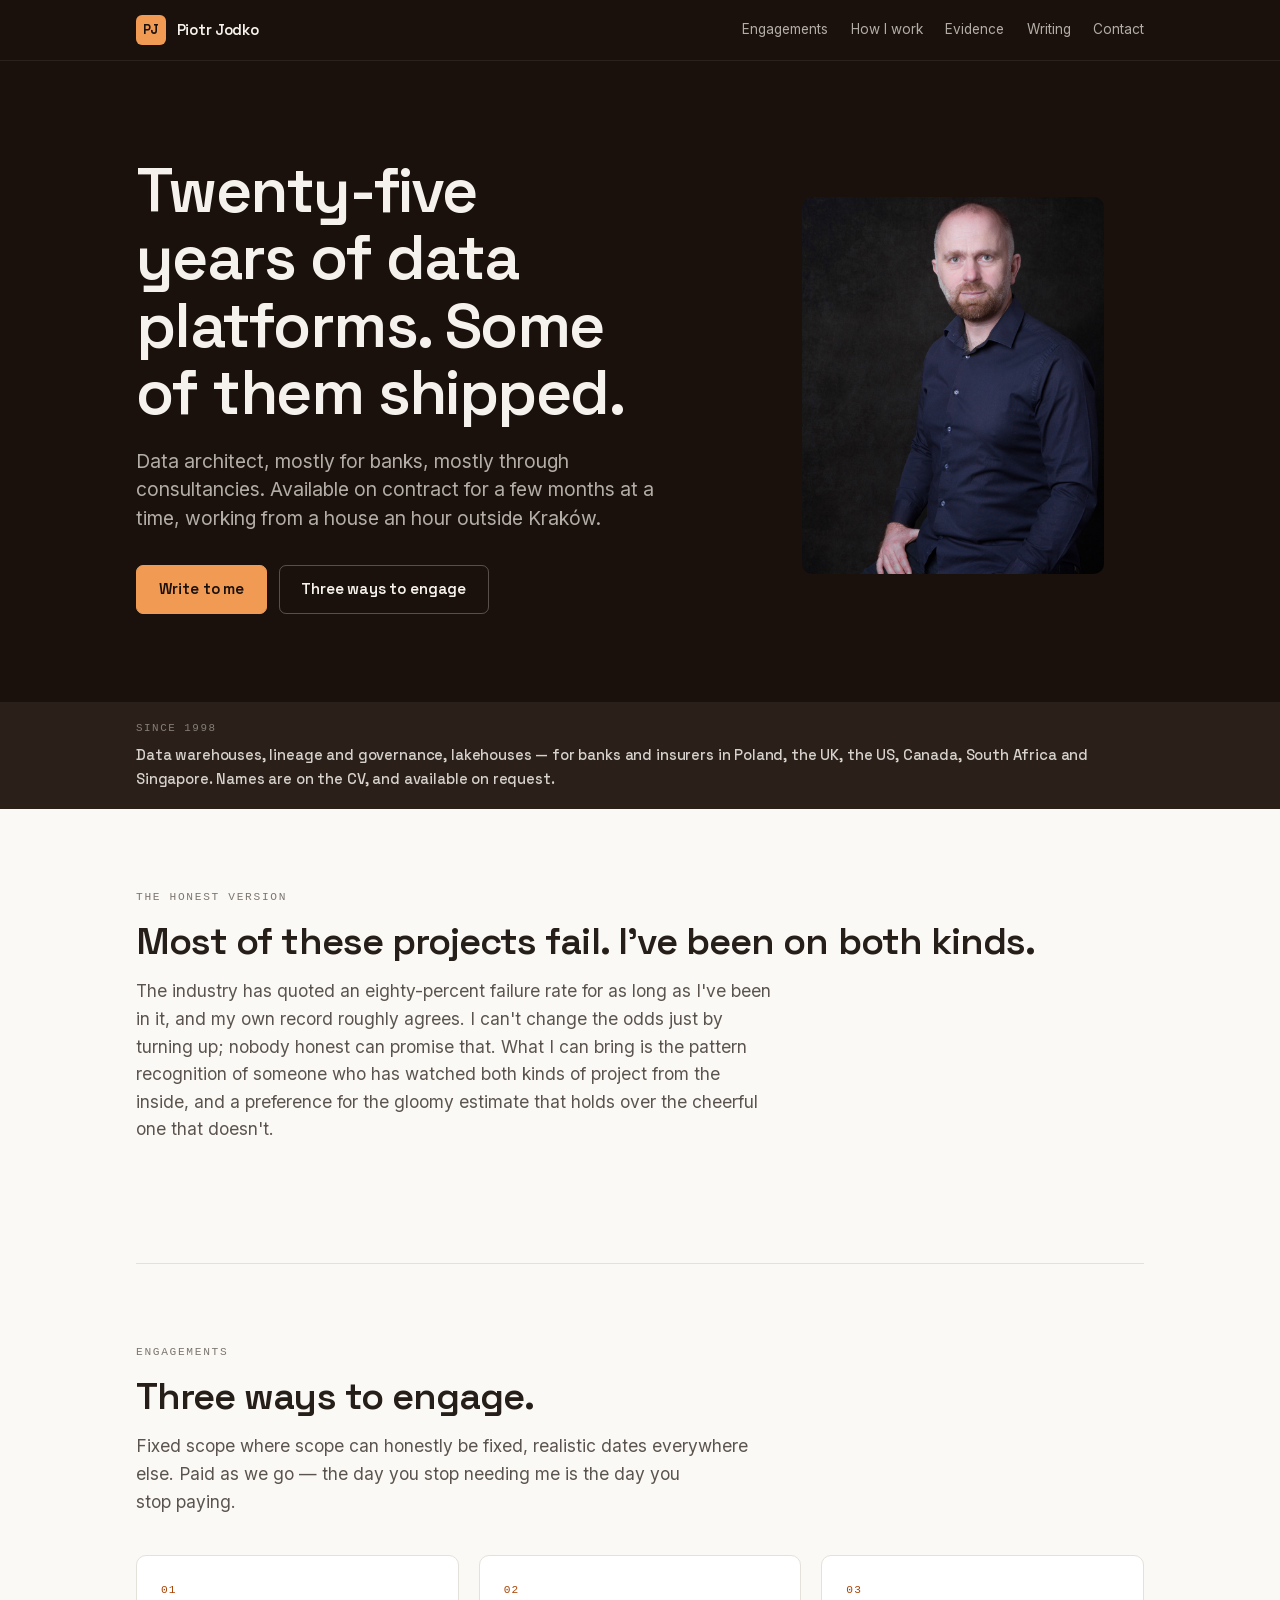
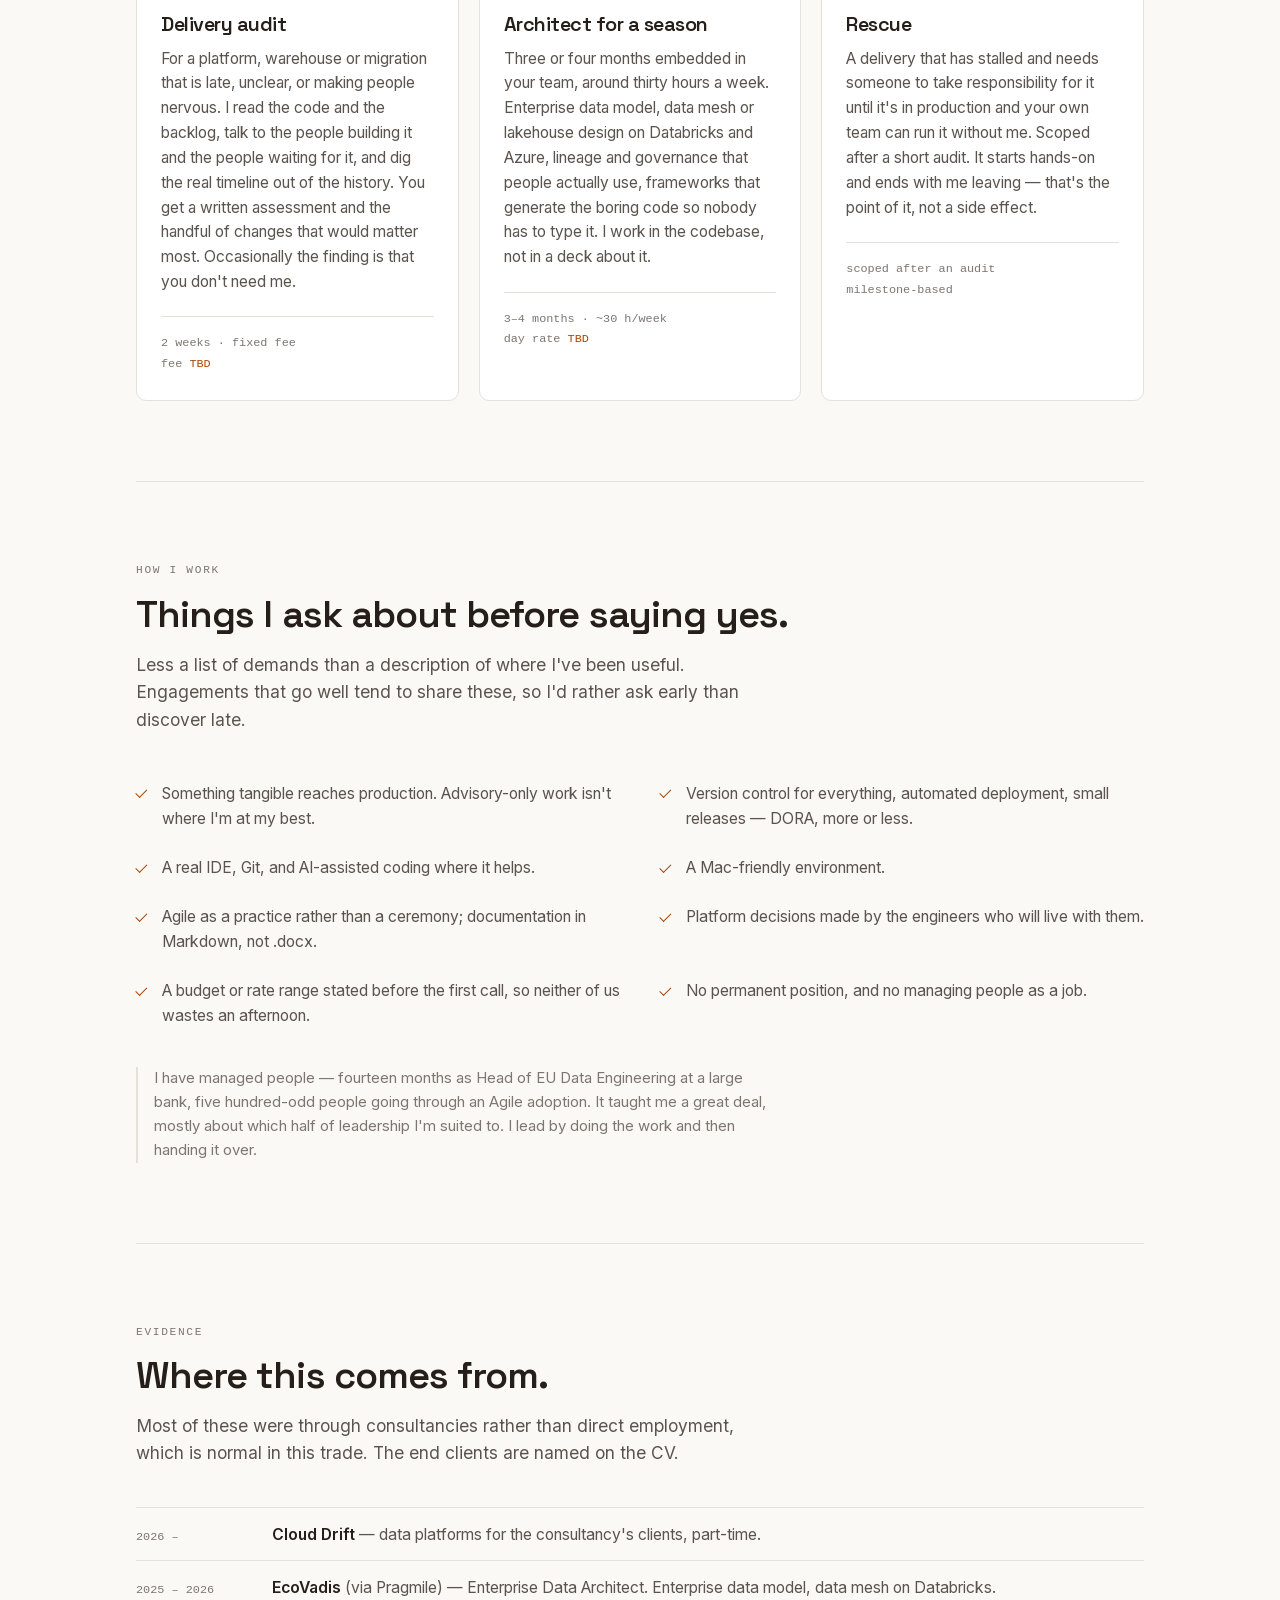
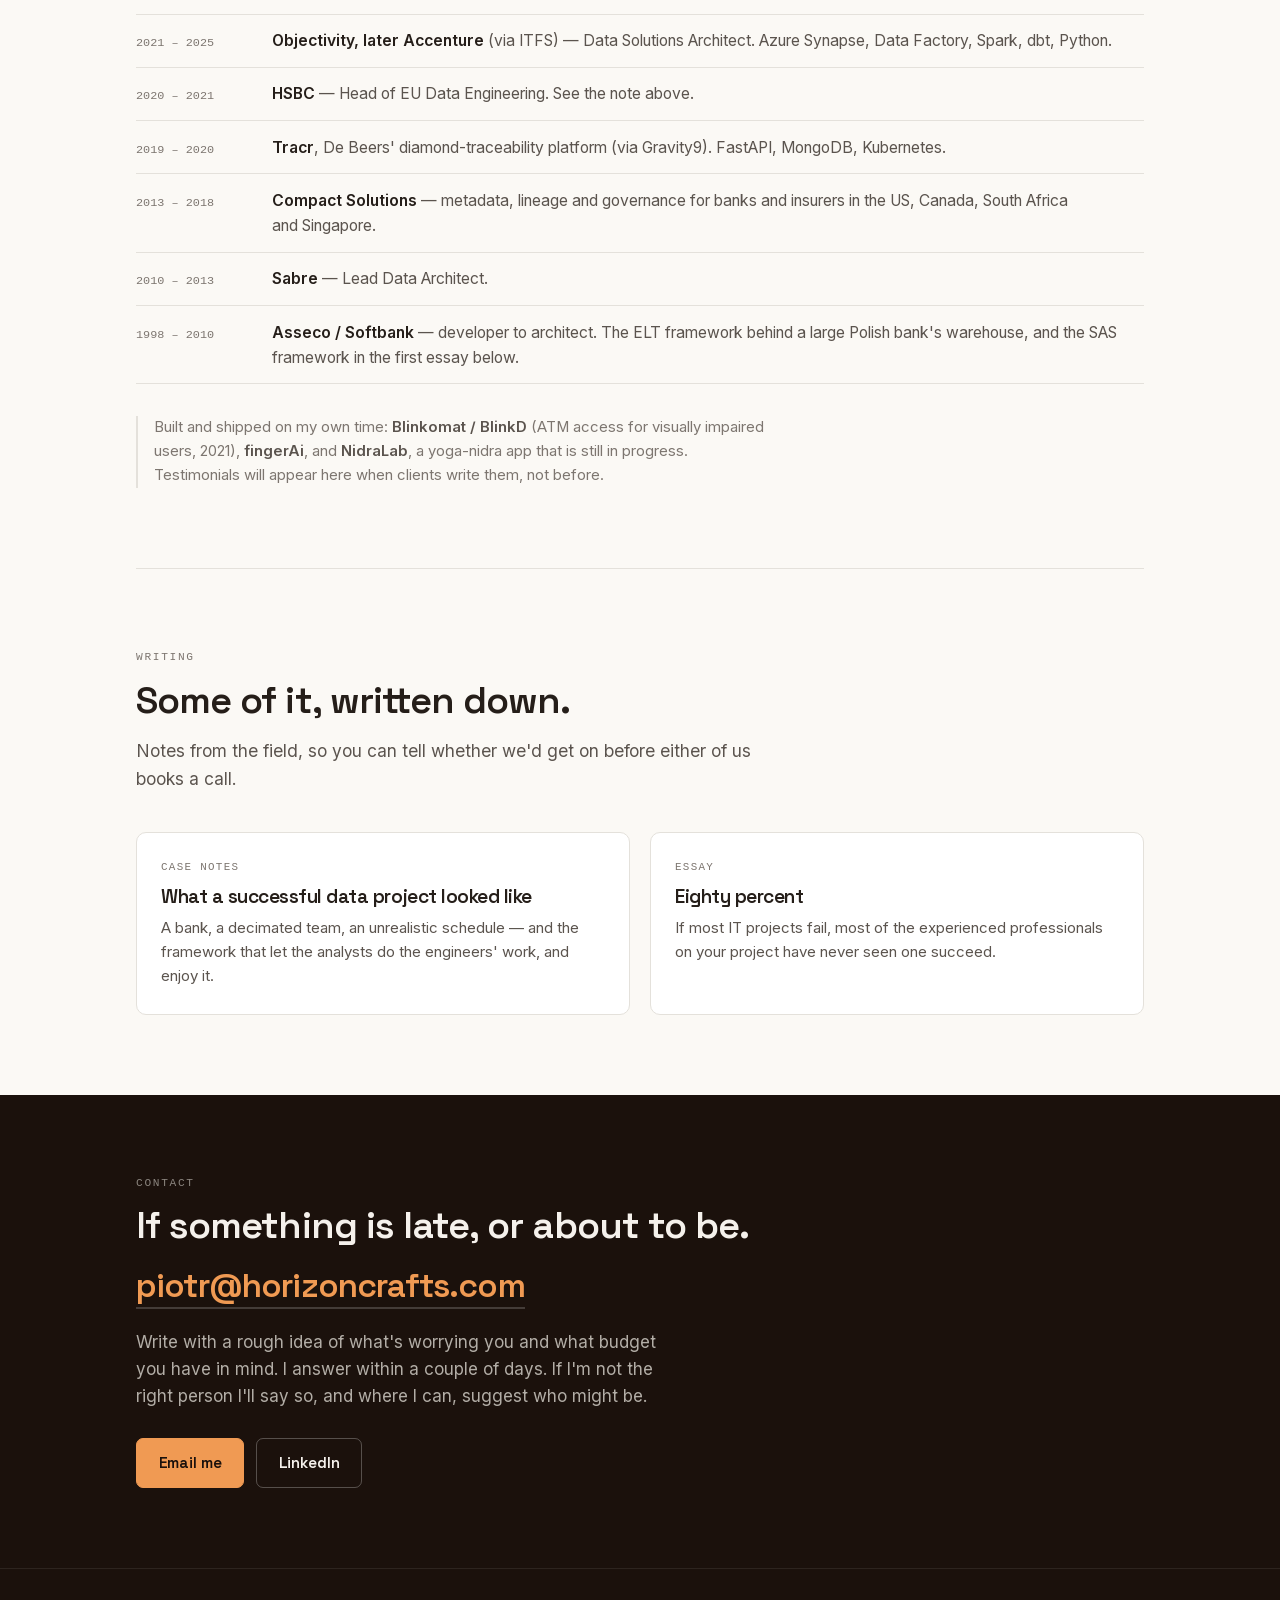
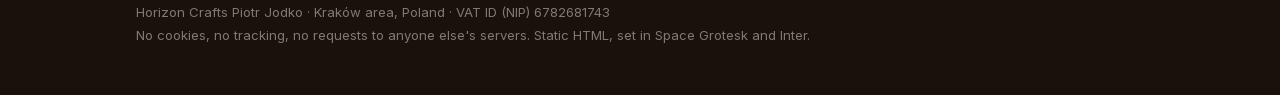
<file: index.html>
<!doctype html>
<html lang="en">
<head>
<meta charset="utf-8">
<meta name="viewport" content="width=device-width, initial-scale=1">
<title>Piotr Jodko — data architect, on contract</title>
<meta name="description" content="Data architect, twenty-five years, mostly for banks and mostly through consultancies. Available on contract for a few months at a time, remote from Poland.">
<link rel="stylesheet" href="style.css">
</head>
<body>

<header class="bar">
  <div class="wrap">
    <a class="mark" href="/">
      <span class="glyph">PJ</span>
      <span class="who">Piotr Jodko</span>
    </a>
    <nav>
      <a href="#offers">Engagements</a>
      <a href="#how">How I work</a>
      <a href="#evidence">Evidence</a>
      <a href="#writing">Writing</a>
      <a href="#contact">Contact</a>
    </nav>
  </div>
</header>

<div class="hero has-portrait">
  <div class="wrap">
    <div>
      <h1>Twenty-five years of data platforms. Some of them shipped.</h1>
      <p class="lede">
        Data architect, mostly for banks, mostly through consultancies. Available on contract for a few months at a time, working from a house an hour outside Kraków.
      </p>
      <div class="btns">
        <a class="btn btn-primary" href="#contact">Write to me</a>
        <a class="btn btn-ghost" href="#offers">Three ways to engage</a>
      </div>
    </div>
    <figure class="portrait">
      <img src="img/portrait.jpg" alt="Piotr Jodko" width="960" height="1200">
    </figure>
  </div>
</div>

<div class="proof">
  <div class="wrap">
    <span class="tag">Since 1998</span>
    <span class="names">Data warehouses, lineage and governance, lakehouses — for banks and insurers in Poland, the UK, the US, Canada, South Africa and Singapore. Names are on the CV, and available on request.</span>
  </div>
</div>

<main class="wrap">

  <section id="pitch">
    <p class="eyebrow">The honest version</p>
    <h2>Most of these projects fail. I've been on both kinds.</h2>
    <p class="sub">
      The industry has quoted an eighty-percent failure rate for as long as I've been in it, and my own record roughly agrees. I can't change the odds just by turning up; nobody honest can promise that. What I can bring is the pattern recognition of someone who has watched both kinds of project from the inside, and a preference for the gloomy estimate that holds over the cheerful one that doesn't.
    </p>
  </section>

  <section id="offers">
    <p class="eyebrow">Engagements</p>
    <h2>Three ways to engage.</h2>
    <p class="sub">Fixed scope where scope can honestly be fixed, realistic dates everywhere else. Paid as we go — the day you stop needing me is the day you stop paying.</p>

    <div class="cards">
      <div class="card">
        <div class="n">01</div>
        <h3>Delivery audit</h3>
        <p>For a platform, warehouse or migration that is late, unclear, or making people nervous. I read the code and the backlog, talk to the people building it and the people waiting for it, and dig the real timeline out of the history. You get a written assessment and the handful of changes that would matter most. Occasionally the finding is that you don't need me.</p>
        <p class="terms">2 weeks · fixed fee<br>fee <em>TBD</em></p>
      </div>
      <div class="card">
        <div class="n">02</div>
        <h3>Architect for a season</h3>
        <p>Three or four months embedded in your team, around thirty hours a week. Enterprise data model, data mesh or lakehouse design on Databricks and Azure, lineage and governance that people actually use, frameworks that generate the boring code so nobody has to type it. I work in the codebase, not in a deck about it.</p>
        <p class="terms">3–4 months · ~30 h/week<br>day rate <em>TBD</em></p>
      </div>
      <div class="card">
        <div class="n">03</div>
        <h3>Rescue</h3>
        <p>A delivery that has stalled and needs someone to take responsibility for it until it's in production and your own team can run it without me. Scoped after a short audit. It starts hands-on and ends with me leaving — that's the point of it, not a side effect.</p>
        <p class="terms">scoped after an audit<br>milestone-based</p>
      </div>
    </div>
  </section>

  <section id="how">
    <p class="eyebrow">How I work</p>
    <h2>Things I ask about before saying yes.</h2>
    <p class="sub">Less a list of demands than a description of where I've been useful. Engagements that go well tend to share these, so I'd rather ask early than discover late.</p>
    <ul class="two-col">
      <li>Something tangible reaches production. Advisory-only work isn't where I'm at my best.</li>
      <li>Version control for everything, automated deployment, small releases — DORA, more or less.</li>
      <li>A real IDE, Git, and AI-assisted coding where it helps.</li>
      <li>A Mac-friendly environment.</li>
      <li>Agile as a practice rather than a ceremony; documentation in Markdown, not .docx.</li>
      <li>Platform decisions made by the engineers who will live with them.</li>
      <li>A budget or rate range stated before the first call, so neither of us wastes an afternoon.</li>
      <li>No permanent position, and no managing people as a job.</li>
    </ul>
    <p class="note">
      I have managed people — fourteen months as Head of EU Data Engineering at a large bank, five hundred-odd people going through an Agile adoption. It taught me a great deal, mostly about which half of leadership I'm suited to. I lead by doing the work and then handing it over.
    </p>
  </section>

  <section id="evidence">
    <p class="eyebrow">Evidence</p>
    <h2>Where this comes from.</h2>
    <p class="sub">Most of these were through consultancies rather than direct employment, which is normal in this trade. The end clients are named on the CV.</p>
    <ul class="tl">
      <li><span class="when">2026 –</span><span class="what"><b>Cloud Drift</b> — data platforms for the consultancy's clients, part-time.</span></li>
      <li><span class="when">2025 – 2026</span><span class="what"><b>EcoVadis</b> (via Pragmile) — Enterprise Data Architect. Enterprise data model, data mesh on Databricks.</span></li>
      <li><span class="when">2021 – 2025</span><span class="what"><b>Objectivity, later Accenture</b> (via ITFS) — Data Solutions Architect. Azure Synapse, Data Factory, Spark, dbt, Python.</span></li>
      <li><span class="when">2020 – 2021</span><span class="what"><b>HSBC</b> — Head of EU Data Engineering. See the note above.</span></li>
      <li><span class="when">2019 – 2020</span><span class="what"><b>Tracr</b>, De Beers' diamond-traceability platform (via Gravity9). FastAPI, MongoDB, Kubernetes.</span></li>
      <li><span class="when">2013 – 2018</span><span class="what"><b>Compact Solutions</b> — metadata, lineage and governance for banks and insurers in the US, Canada, South Africa and Singapore.</span></li>
      <li><span class="when">2010 – 2013</span><span class="what"><b>Sabre</b> — Lead Data Architect.</span></li>
      <li><span class="when">1998 – 2010</span><span class="what"><b>Asseco / Softbank</b> — developer to architect. The ELT framework behind a large Polish bank's warehouse, and the SAS framework in the first essay below.</span></li>
    </ul>
    <p class="note">
      Built and shipped on my own time: <b>Blinkomat / BlinkD</b> (ATM access for visually impaired users, 2021), <b>fingerAi</b>, and <b>NidraLab</b>, a yoga-nidra app that is still in progress. Testimonials will appear here when clients write them, not before.
    </p>
  </section>

  <section id="writing">
    <p class="eyebrow">Writing</p>
    <h2>Some of it, written down.</h2>
    <p class="sub">Notes from the field, so you can tell whether we'd get on before either of us books a call.</p>
    <div class="posts">
      <a class="post" href="essays/what-a-successful-data-project-looked-like.html">
        <div class="kicker">Case notes</div>
        <h3>What a successful data project looked like</h3>
        <p>A bank, a decimated team, an unrealistic schedule — and the framework that let the analysts do the engineers' work, and enjoy it.</p>
      </a>
      <a class="post" href="essays/eighty-percent.html">
        <div class="kicker">Essay</div>
        <h3>Eighty percent</h3>
        <p>If most IT projects fail, most of the experienced professionals on your project have never seen one succeed.</p>
      </a>
    </div>
  </section>

</main>

<div class="contact" id="contact">
  <section class="wrap">
    <p class="eyebrow">Contact</p>
    <h2>If something is late, or about to be.</h2>
    <p class="mail"><a href="mailto:piotr@horizoncrafts.com">piotr@horizoncrafts.com</a></p>
    <p>Write with a rough idea of what's worrying you and what budget you have in mind. I answer within a couple of days. If I'm not the right person I'll say so, and where I can, suggest who might be.</p>
    <div class="btns">
      <a class="btn btn-primary" href="mailto:piotr@horizoncrafts.com">Email me</a>
      <a class="btn btn-ghost" href="https://www.linkedin.com/in/piotrjodko/">LinkedIn</a>
    </div>
  </section>
</div>

<footer>
  <div class="wrap">
    <p>Horizon Crafts Piotr Jodko · Kraków area, Poland · VAT ID (NIP) 6782681743</p>
    <p>No cookies, no tracking, no requests to anyone else's servers. Static HTML, set in Space Grotesk and Inter.</p>
  </div>
</footer>

</body>
</html>
</file>
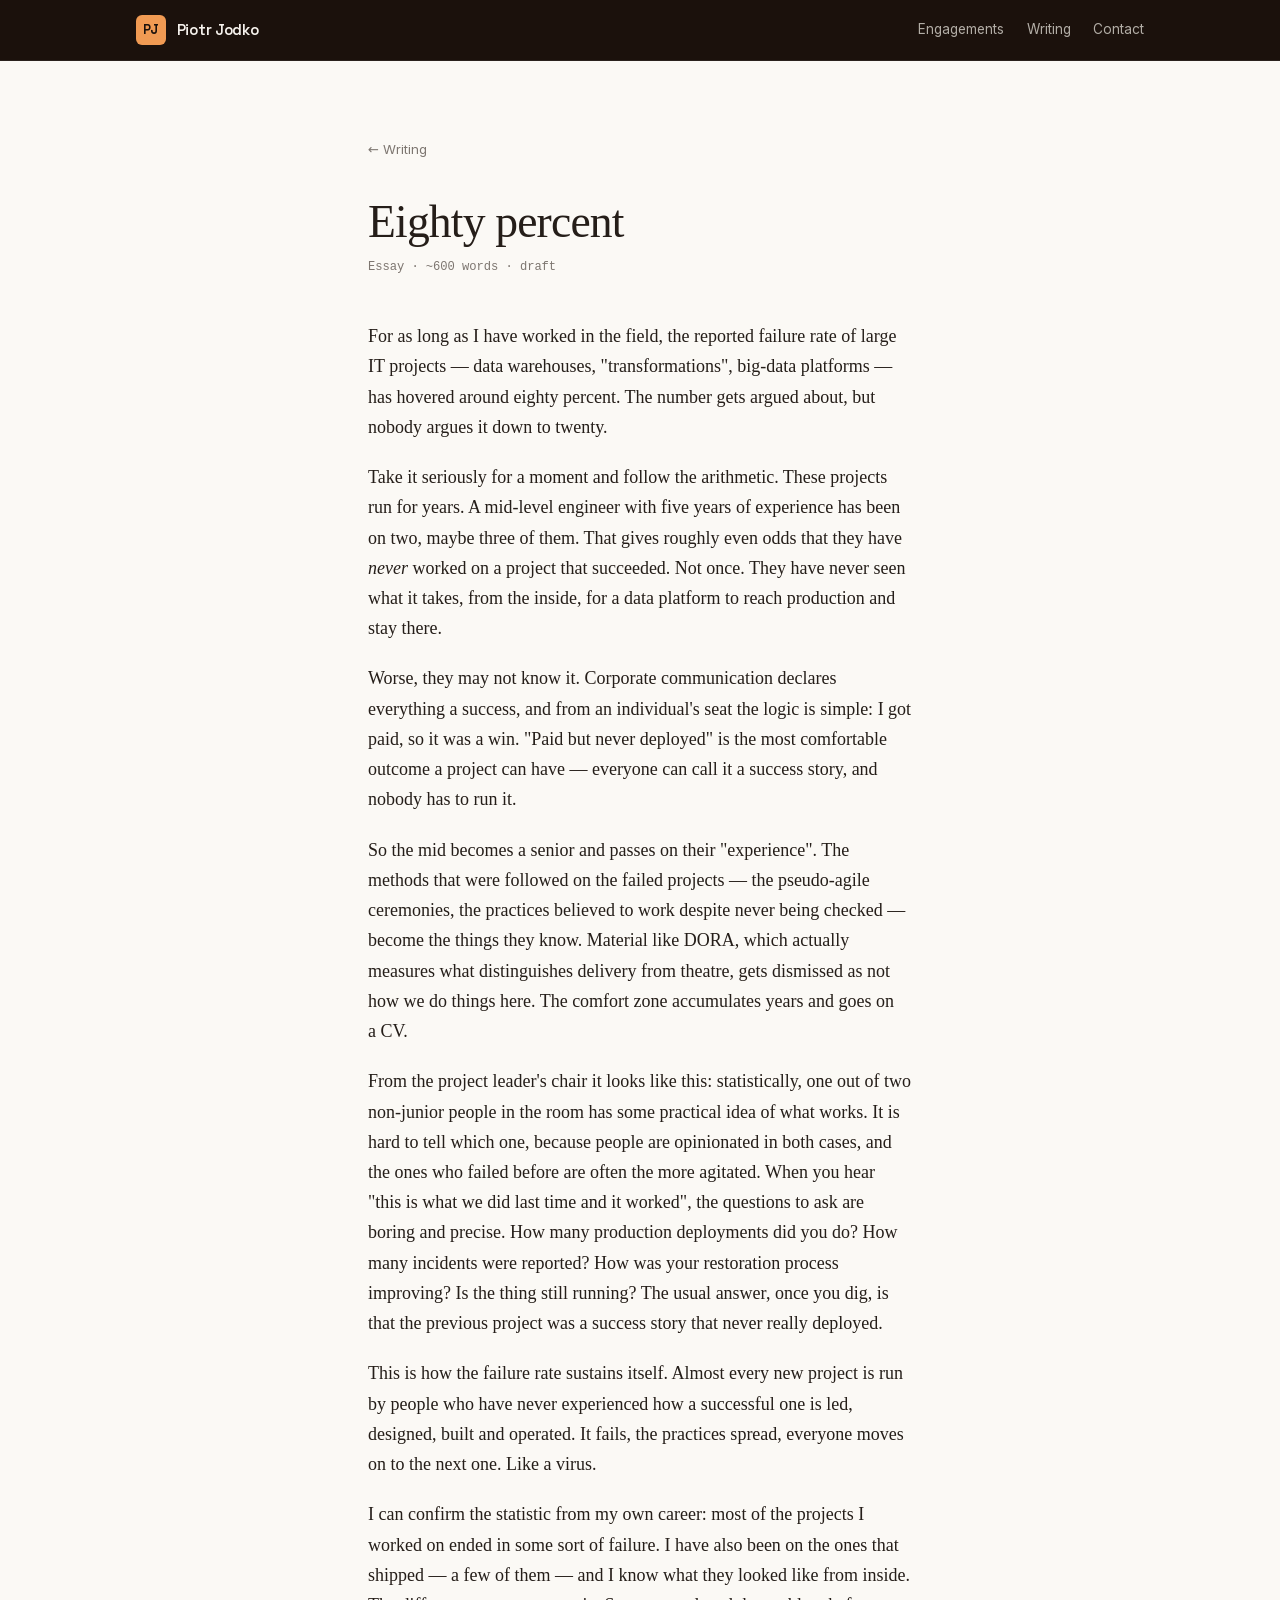
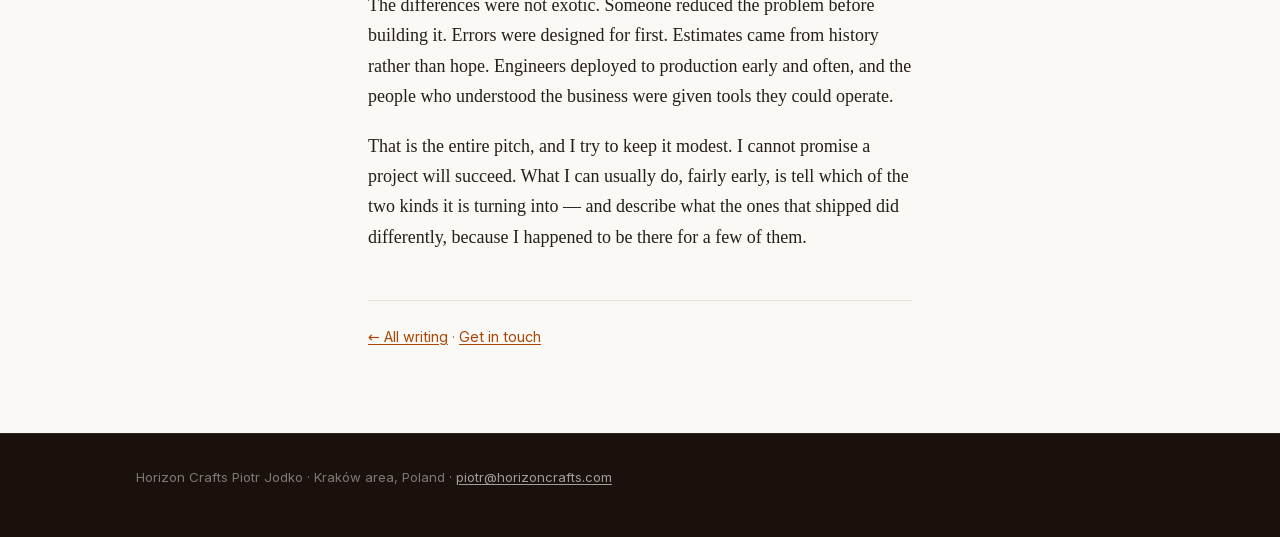
<file: essays/eighty-percent.html>
<!doctype html>
<html lang="en">
<head>
<meta charset="utf-8">
<meta name="viewport" content="width=device-width, initial-scale=1">
<title>Eighty percent — Piotr Jodko</title>
<meta name="description" content="If most IT projects fail, most of the experienced professionals on your project have never seen one succeed.">
<link rel="stylesheet" href="../style.css">
</head>
<body>

<header class="bar">
  <div class="wrap">
    <a class="mark" href="../">
      <span class="glyph">PJ</span>
      <span class="who">Piotr Jodko</span>
    </a>
    <nav>
      <a href="../#offers">Engagements</a>
      <a href="../#writing">Writing</a>
      <a href="../#contact">Contact</a>
    </nav>
  </div>
</header>

<main class="essay">
<article>

  <a class="crumb" href="../#writing">← Writing</a>

  <h1>Eighty percent</h1>
  <p class="meta">Essay · ~600 words · draft</p>

  <p>
    For as long as I have worked in the field, the reported failure rate of large IT projects — data warehouses, "transformations", big-data platforms — has hovered around eighty percent. The number gets argued about, but nobody argues it down to twenty.
  </p>

  <p>
    Take it seriously for a moment and follow the arithmetic. These projects run for years. A mid-level engineer with five years of experience has been on two, maybe three of them. That gives roughly even odds that they have <em>never</em> worked on a project that succeeded. Not once. They have never seen what it takes, from the inside, for a data platform to reach production and stay there.
  </p>

  <p>
    Worse, they may not know it. Corporate communication declares everything a success, and from an individual's seat the logic is simple: I got paid, so it was a win. "Paid but never deployed" is the most comfortable outcome a project can have — everyone can call it a success story, and nobody has to run it.
  </p>

  <p>
    So the mid becomes a senior and passes on their "experience". The methods that were followed on the failed projects — the pseudo-agile ceremonies, the practices believed to work despite never being checked — become the things they know. Material like DORA, which actually measures what distinguishes delivery from theatre, gets dismissed as not how we do things here. The comfort zone accumulates years and goes on a CV.
  </p>

  <p>
    From the project leader's chair it looks like this: statistically, one out of two non-junior people in the room has some practical idea of what works. It is hard to tell which one, because people are opinionated in both cases, and the ones who failed before are often the more agitated. When you hear "this is what we did last time and it worked", the questions to ask are boring and precise. How many production deployments did you do? How many incidents were reported? How was your restoration process improving? Is the thing still running? The usual answer, once you dig, is that the previous project was a success story that never really deployed.
  </p>

  <p>
    This is how the failure rate sustains itself. Almost every new project is run by people who have never experienced how a successful one is led, designed, built and operated. It fails, the practices spread, everyone moves on to the next one. Like a virus.
  </p>

  <p>
    I can confirm the statistic from my own career: most of the projects I worked on ended in some sort of failure. I have also been on the ones that shipped — a few of them — and I know what they looked like from inside. The differences were not exotic. Someone reduced the problem before building it. Errors were designed for first. Estimates came from history rather than hope. Engineers deployed to production early and often, and the people who understood the business were given tools they could operate.
  </p>

  <p>
    That is the entire pitch, and I try to keep it modest. I cannot promise a project will succeed. What I can usually do, fairly early, is tell which of the two kinds it is turning into — and describe what the ones that shipped did differently, because I happened to be there for a few of them.
  </p>

  <p class="end"><a href="../#writing">← All writing</a> · <a href="../#contact">Get in touch</a></p>

</article>
</main>

<footer>
  <div class="wrap">
    <p>Horizon Crafts Piotr Jodko · Kraków area, Poland · <a href="mailto:piotr@horizoncrafts.com">piotr@horizoncrafts.com</a></p>
  </div>
</footer>

</body>
</html>
</file>
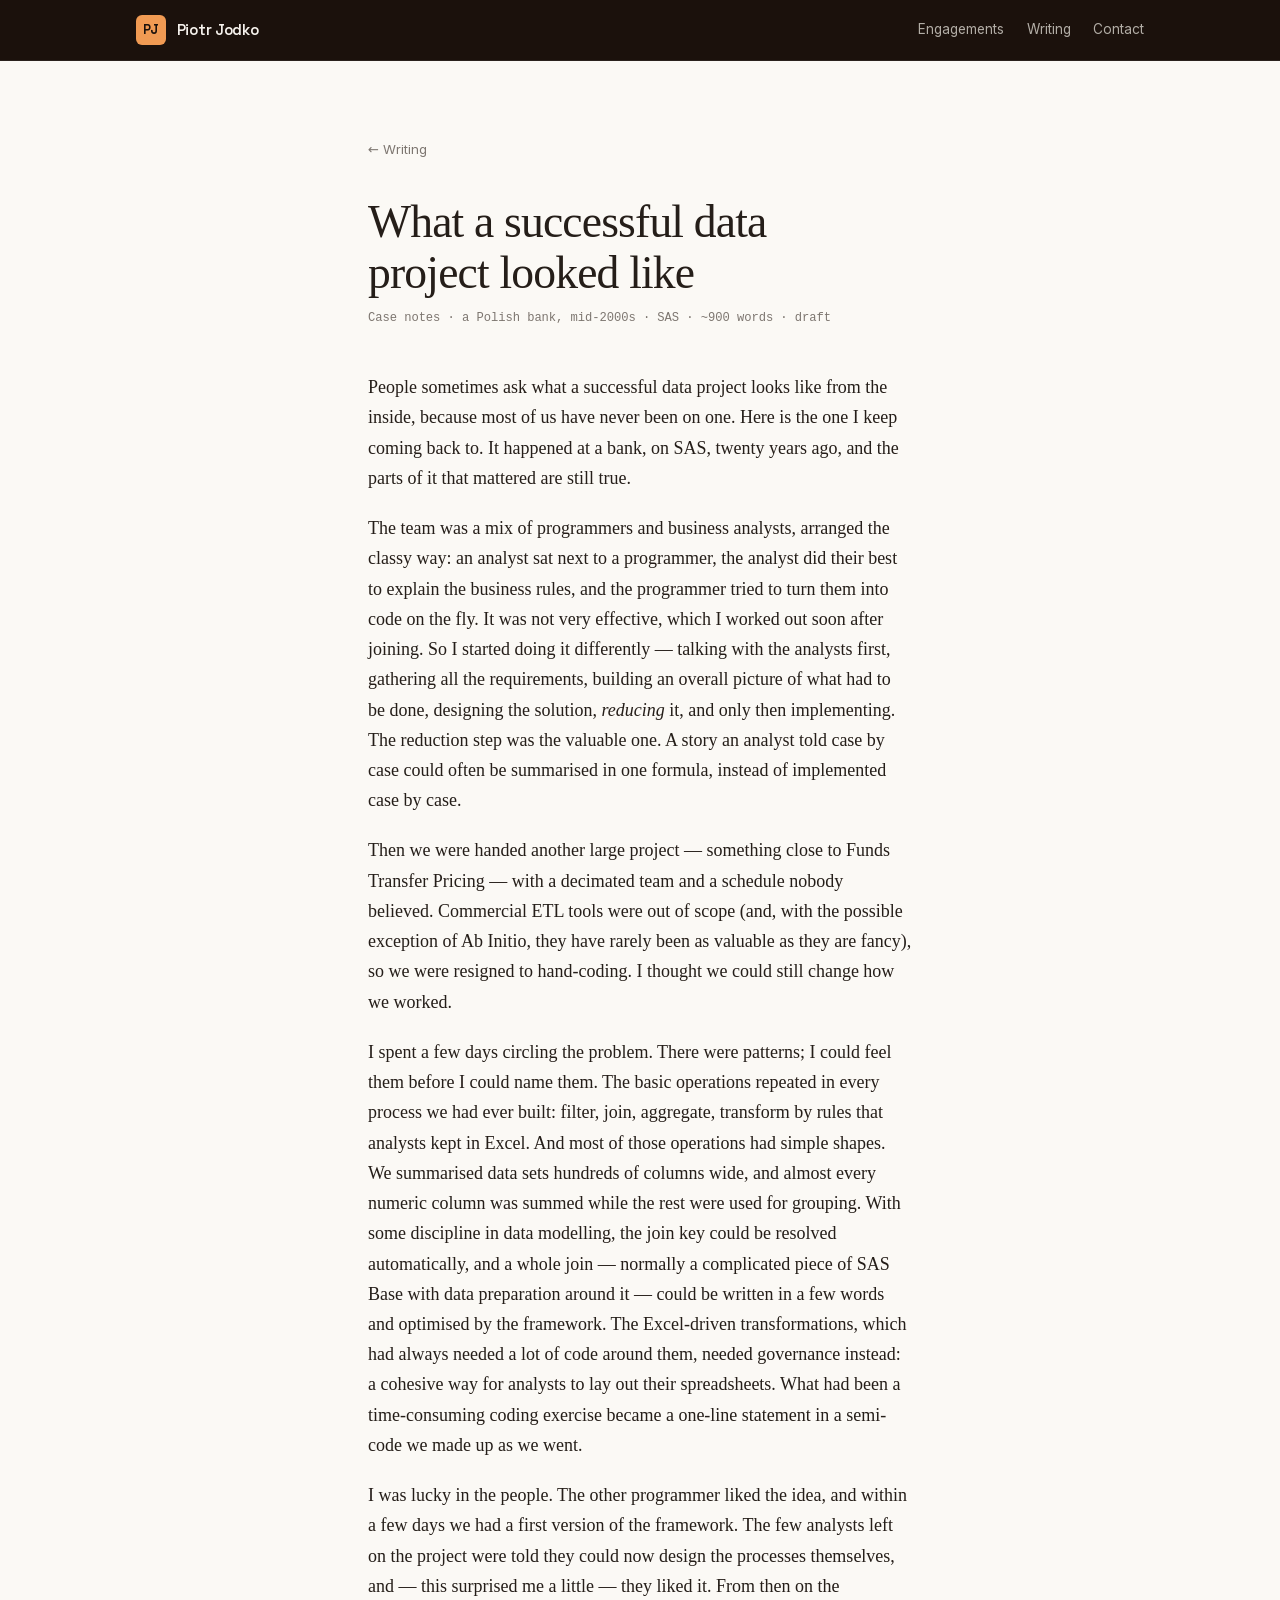
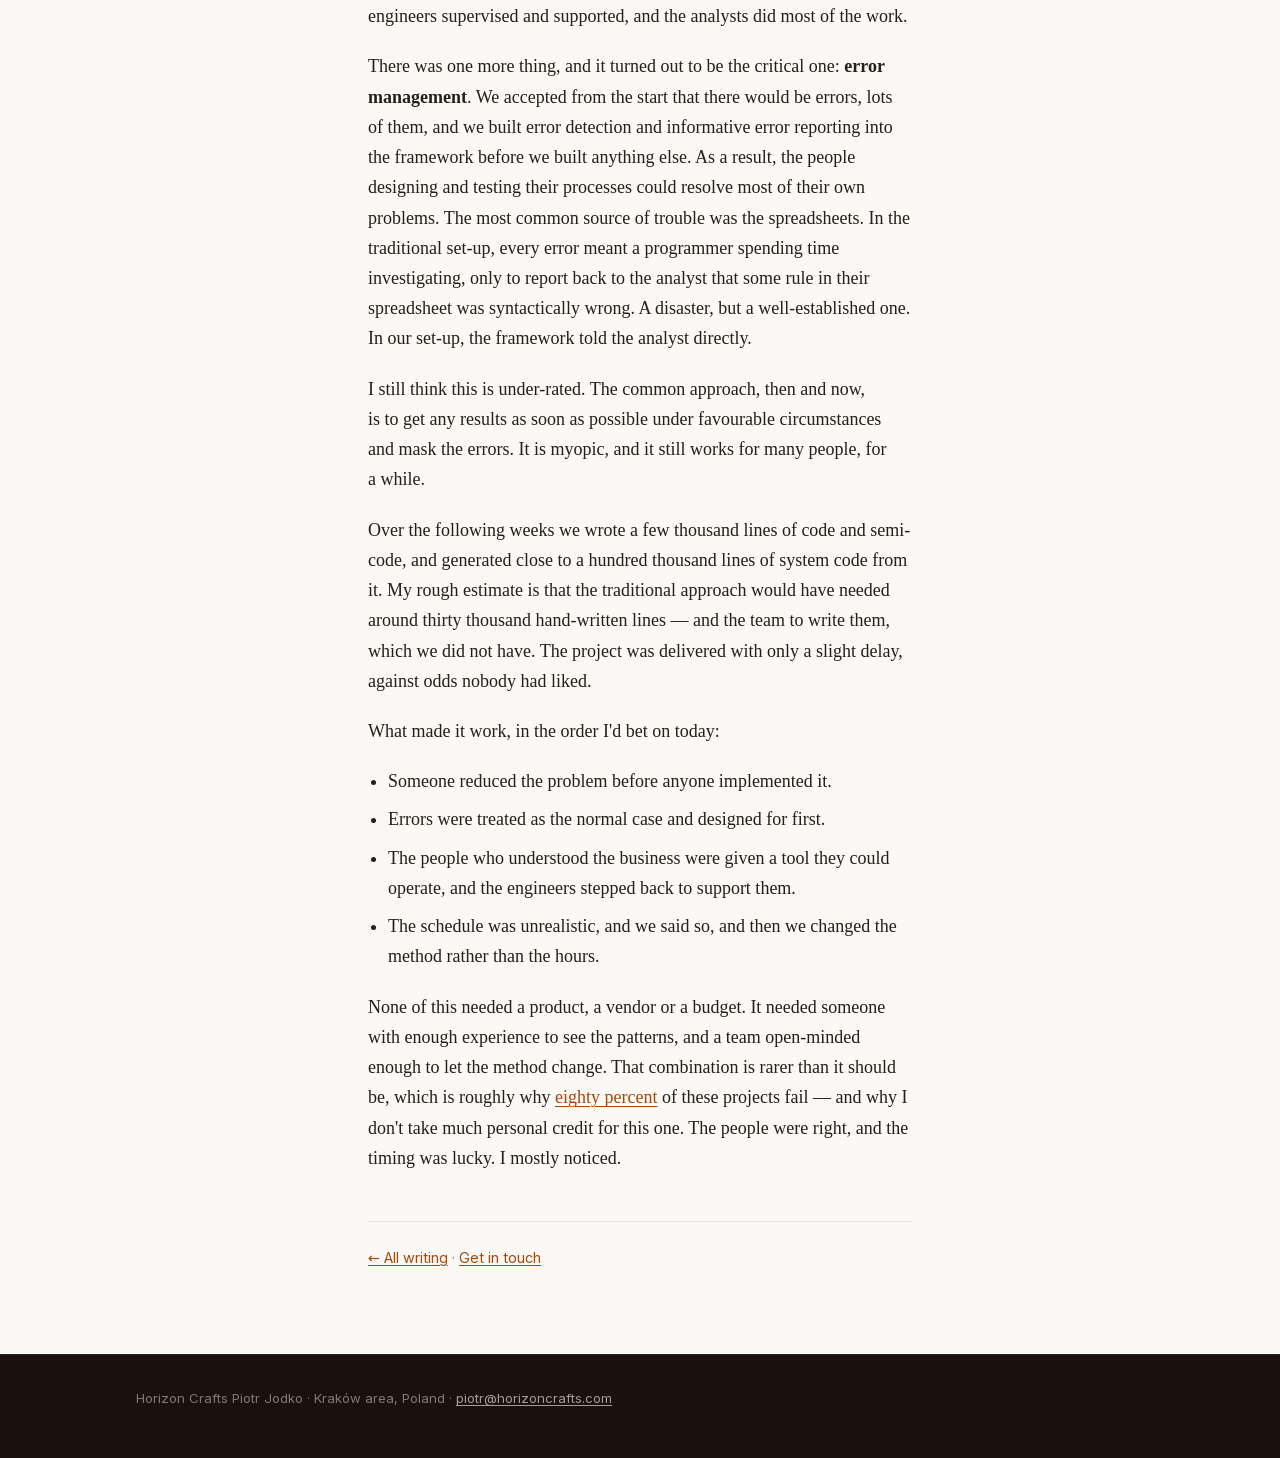
<file: essays/what-a-successful-data-project-looked-like.html>
<!doctype html>
<html lang="en">
<head>
<meta charset="utf-8">
<meta name="viewport" content="width=device-width, initial-scale=1">
<title>What a successful data project looked like — Piotr Jodko</title>
<meta name="description" content="A bank, a decimated team, an unrealistic schedule — and the framework that let the analysts do the engineers' work, and enjoy it.">
<link rel="stylesheet" href="../style.css">
</head>
<body>

<header class="bar">
  <div class="wrap">
    <a class="mark" href="../">
      <span class="glyph">PJ</span>
      <span class="who">Piotr Jodko</span>
    </a>
    <nav>
      <a href="../#offers">Engagements</a>
      <a href="../#writing">Writing</a>
      <a href="../#contact">Contact</a>
    </nav>
  </div>
</header>

<main class="essay">
<article>

  <a class="crumb" href="../#writing">← Writing</a>

  <h1>What a successful data project looked like</h1>
  <p class="meta">Case notes · a Polish bank, mid-2000s · SAS · ~900 words · draft</p>

  <p>
    People sometimes ask what a successful data project looks like from the inside, because most of us have never been on one. Here is the one I keep coming back to. It happened at a bank, on SAS, twenty years ago, and the parts of it that mattered are still true.
  </p>

  <p>
    The team was a mix of programmers and business analysts, arranged the classy way: an analyst sat next to a programmer, the analyst did their best to explain the business rules, and the programmer tried to turn them into code on the fly. It was not very effective, which I worked out soon after joining. So I started doing it differently — talking with the analysts first, gathering all the requirements, building an overall picture of what had to be done, designing the solution, <em>reducing</em> it, and only then implementing. The reduction step was the valuable one. A story an analyst told case by case could often be summarised in one formula, instead of implemented case by case.
  </p>

  <p>
    Then we were handed another large project — something close to Funds Transfer Pricing — with a decimated team and a schedule nobody believed. Commercial ETL tools were out of scope (and, with the possible exception of Ab Initio, they have rarely been as valuable as they are fancy), so we were resigned to hand-coding. I thought we could still change how we worked.
  </p>

  <p>
    I spent a few days circling the problem. There were patterns; I could feel them before I could name them. The basic operations repeated in every process we had ever built: filter, join, aggregate, transform by rules that analysts kept in Excel. And most of those operations had simple shapes. We summarised data sets hundreds of columns wide, and almost every numeric column was summed while the rest were used for grouping. With some discipline in data modelling, the join key could be resolved automatically, and a whole join — normally a complicated piece of SAS Base with data preparation around it — could be written in a few words and optimised by the framework. The Excel-driven transformations, which had always needed a lot of code around them, needed governance instead: a cohesive way for analysts to lay out their spreadsheets. What had been a time-consuming coding exercise became a one-line statement in a semi-code we made up as we went.
  </p>

  <p>
    I was lucky in the people. The other programmer liked the idea, and within a few days we had a first version of the framework. The few analysts left on the project were told they could now design the processes themselves, and — this surprised me a little — they liked it. From then on the engineers supervised and supported, and the analysts did most of the work.
  </p>

  <p>
    There was one more thing, and it turned out to be the critical one: <strong>error management</strong>. We accepted from the start that there would be errors, lots of them, and we built error detection and informative error reporting into the framework before we built anything else. As a result, the people designing and testing their processes could resolve most of their own problems. The most common source of trouble was the spreadsheets. In the traditional set-up, every error meant a programmer spending time investigating, only to report back to the analyst that some rule in their spreadsheet was syntactically wrong. A disaster, but a well-established one. In our set-up, the framework told the analyst directly.
  </p>

  <p>
    I still think this is under-rated. The common approach, then and now, is to get any results as soon as possible under favourable circumstances and mask the errors. It is myopic, and it still works for many people, for a while.
  </p>

  <p>
    Over the following weeks we wrote a few thousand lines of code and semi-code, and generated close to a hundred thousand lines of system code from it. My rough estimate is that the traditional approach would have needed around thirty thousand hand-written lines — and the team to write them, which we did not have. The project was delivered with only a slight delay, against odds nobody had liked.
  </p>

  <p>What made it work, in the order I'd bet on today:</p>

  <ul>
    <li>Someone reduced the problem before anyone implemented it.</li>
    <li>Errors were treated as the normal case and designed for first.</li>
    <li>The people who understood the business were given a tool they could operate, and the engineers stepped back to support them.</li>
    <li>The schedule was unrealistic, and we said so, and then we changed the method rather than the hours.</li>
  </ul>

  <p>
    None of this needed a product, a vendor or a budget. It needed someone with enough experience to see the patterns, and a team open-minded enough to let the method change. That combination is rarer than it should be, which is roughly why <a href="eighty-percent.html">eighty percent</a> of these projects fail — and why I don't take much personal credit for this one. The people were right, and the timing was lucky. I mostly noticed.
  </p>

  <p class="end"><a href="../#writing">← All writing</a> · <a href="../#contact">Get in touch</a></p>

</article>
</main>

<footer>
  <div class="wrap">
    <p>Horizon Crafts Piotr Jodko · Kraków area, Poland · <a href="mailto:piotr@horizoncrafts.com">piotr@horizoncrafts.com</a></p>
  </div>
</footer>

</body>
</html>
</file>
<file: style.css>
/* ============================================================
   horizoncrafts.com — one stylesheet for the landing page and
   the essays. Landing: Space Grotesk + Inter. Essays: a serif at
   a narrow measure, under the same header and footer.
   Fonts are self-hosted; no request ever leaves this domain.
   ============================================================ */

/* ---------- type: self-hosted, latin + latin-ext (Polish diacritics) ---------- */
@font-face{font-family:'Space Grotesk';font-style:normal;font-weight:400 700;font-display:swap;
  src:url(fonts/space-grotesk-latin.woff2) format('woff2');
  unicode-range:U+0000-00FF,U+0131,U+0152-0153,U+02BB-02BC,U+02C6,U+02DA,U+02DC,U+0304,U+0308,U+0329,U+2000-206F,U+20AC,U+2122,U+2191,U+2193,U+2212,U+2215,U+FEFF,U+FFFD;}
@font-face{font-family:'Space Grotesk';font-style:normal;font-weight:400 700;font-display:swap;
  src:url(fonts/space-grotesk-latin-ext.woff2) format('woff2');
  unicode-range:U+0100-02BA,U+02BD-02C5,U+02C7-02CC,U+02CE-02D7,U+02DD-02FF,U+0304,U+0308,U+0329,U+1D00-1DBF,U+1E00-1E9F,U+1EF2-1EFF,U+2020,U+20A0-20AB,U+20AD-20C0,U+2113,U+2C60-2C7F,U+A720-A7FF;}
@font-face{font-family:'InterVar';font-style:normal;font-weight:400 700;font-display:swap;
  src:url(fonts/inter-latin.woff2) format('woff2');
  unicode-range:U+0000-00FF,U+0131,U+0152-0153,U+02BB-02BC,U+02C6,U+02DA,U+02DC,U+0304,U+0308,U+0329,U+2000-206F,U+20AC,U+2122,U+2191,U+2193,U+2212,U+2215,U+FEFF,U+FFFD;}
@font-face{font-family:'InterVar';font-style:normal;font-weight:400 700;font-display:swap;
  src:url(fonts/inter-latin-ext.woff2) format('woff2');
  unicode-range:U+0100-02BA,U+02BD-02C5,U+02C7-02CC,U+02CE-02D7,U+02DD-02FF,U+0304,U+0308,U+0329,U+1D00-1DBF,U+1E00-1E9F,U+1EF2-1EFF,U+2020,U+20A0-20AB,U+20AD-20C0,U+2113,U+2C60-2C7F,U+A720-A7FF;}

/* ---------- tokens ---------- */
:root{
  color-scheme:light dark;

  /* the dark band used by header, hero, contact, footer — same in both themes */
  --ink:        oklch(19% 0.019 52);
  --ink-soft:   oklch(25% 0.020 52);
  --on-ink:     oklch(96% 0.008 80);
  --on-ink-dim: oklch(75% 0.012 75);
  --accent-ink: oklch(76% 0.135 58);

  /* the page body — flips with the OS */
  --paper:  light-dark(oklch(98.2% 0.005 85), oklch(16.5% 0.010 60));
  --card:   light-dark(oklch(100% 0 0),       oklch(20.5% 0.011 60));
  --fg:     light-dark(oklch(24%  0.014 55),  oklch(92%  0.008 80));
  --fg-dim: light-dark(oklch(45%  0.013 58),  oklch(74%  0.009 78));
  --muted:  light-dark(oklch(57%  0.012 62),  oklch(62%  0.009 76));
  --rule:   light-dark(oklch(91%  0.008 80),  oklch(28%  0.010 62));
  --accent: light-dark(oklch(52%  0.145 45),  oklch(76%  0.125 58));

  --display:'Space Grotesk',ui-sans-serif,system-ui,sans-serif;
  --text:'InterVar',ui-sans-serif,-apple-system,system-ui,sans-serif;
  --serif:ui-serif,"Iowan Old Style","Palatino Linotype",Palatino,Georgia,serif;
  --mono:ui-monospace,"SF Mono",Menlo,Consolas,monospace;

  --wrap:68rem;
  --radius:10px;
}

@view-transition{navigation:auto;}

*{box-sizing:border-box;}
html{-webkit-text-size-adjust:100%;}
body{
  margin:0;background:var(--paper);color:var(--fg);
  font-family:var(--text);font-size:1.0625rem;line-height:1.6;
  -webkit-font-smoothing:antialiased;text-rendering:optimizeLegibility;
}
.wrap{max-width:var(--wrap);margin-inline:auto;padding-inline:clamp(1.25rem,4vw,2.5rem);}
h1,h2,h3{font-family:var(--display);font-weight:600;letter-spacing:-0.025em;line-height:1.08;text-wrap:balance;margin:0;}
p{text-wrap:pretty;}
a{color:var(--accent);text-underline-offset:0.15em;}

/* ---------- header (shared) ---------- */
header.bar{position:sticky;top:0;z-index:20;background:var(--ink);border-bottom:1px solid oklch(100% 0 0 / 0.07);}
.bar .wrap{display:flex;flex-wrap:wrap;align-items:center;justify-content:space-between;gap:0.5rem 1.5rem;min-height:3.75rem;padding-block:0.6rem;}
.mark{display:flex;align-items:center;gap:0.7rem;text-decoration:none;}
.mark .glyph{
  width:1.85rem;height:1.85rem;border-radius:6px;flex:none;
  background:var(--accent-ink);color:var(--ink);
  font-family:var(--display);font-weight:700;font-size:0.8rem;letter-spacing:-0.04em;
  display:grid;place-items:center;
}
.mark .who{font-family:var(--display);font-weight:600;font-size:0.95rem;color:var(--on-ink);letter-spacing:-0.02em;}
.bar nav{display:flex;flex-wrap:wrap;gap:0.4rem 1.4rem;font-size:0.85rem;}
.bar nav a{color:var(--on-ink-dim);text-decoration:none;transition:color .18s;}
.bar nav a:hover{color:var(--on-ink);}

/* ---------- footer (shared) ---------- */
footer{background:var(--ink);color:oklch(58% 0.012 70);font-size:0.82rem;line-height:1.75;padding-block:2rem 3rem;border-top:1px solid oklch(100% 0 0 / 0.08);}
footer a{color:oklch(70% 0.012 72);}
footer p{margin:0;}

/* ============================================================
   LANDING PAGE
   ============================================================ */

/* hero — single column by default; add .has-portrait to the .hero for two */
.hero{background:var(--ink);color:var(--on-ink);padding-block:clamp(3.5rem,8vw,6rem) clamp(3.5rem,7vw,5.5rem);}
.hero .wrap{display:grid;grid-template-columns:1fr;gap:clamp(2rem,5vw,4rem);align-items:center;}
.hero.has-portrait .wrap{grid-template-columns:1.25fr 0.85fr;}
@media(max-width:52rem){.hero.has-portrait .wrap{grid-template-columns:1fr;}}
.hero h1{font-size:clamp(2.35rem,5.6vw,3.9rem);margin:0 0 1.25rem;max-width:22ch;}
.hero .lede{font-size:clamp(1.05rem,1.7vw,1.2rem);line-height:1.5;color:var(--on-ink-dim);margin:0 0 2rem;max-width:34rem;}
.portrait{aspect-ratio:4/5;border-radius:var(--radius);overflow:hidden;background:var(--ink-soft);}
.portrait img{width:100%;height:100%;object-fit:cover;display:block;}
@media(max-width:52rem){.portrait{max-width:19rem;}}

.btns{display:flex;flex-wrap:wrap;gap:0.75rem;}
.btn{
  font-family:var(--display);font-weight:600;font-size:0.95rem;letter-spacing:-0.01em;
  padding:0.72rem 1.35rem;border-radius:7px;text-decoration:none;display:inline-block;
  transition:transform .12s, background-color .18s, border-color .18s;
}
.btn-primary{background:var(--accent-ink);color:var(--ink);border:1px solid var(--accent-ink);}
.btn-primary:hover{transform:translateY(-1px);background:oklch(82% 0.13 60);}
.btn-ghost{color:var(--on-ink);border:1px solid oklch(100% 0 0 / 0.26);}
.btn-ghost:hover{border-color:var(--on-ink);transform:translateY(-1px);}

/* proof strip — sectors and geographies, never a logo wall */
.proof{background:var(--ink-soft);color:var(--on-ink-dim);padding-block:1.1rem;}
.proof .wrap{display:flex;flex-wrap:wrap;align-items:baseline;gap:0.45rem 1.4rem;}
.proof .tag{font-family:var(--mono);font-size:0.68rem;letter-spacing:0.14em;text-transform:uppercase;color:oklch(60% 0.012 70);white-space:nowrap;}
.proof .names{font-family:var(--display);font-weight:500;font-size:0.92rem;letter-spacing:-0.01em;color:var(--on-ink);opacity:.85;text-wrap:pretty;}

/* sections */
main section{padding-block:clamp(3.25rem,7vw,5rem);}
main section + section{border-top:1px solid var(--rule);}
.eyebrow{font-family:var(--mono);font-size:0.7rem;letter-spacing:0.15em;text-transform:uppercase;color:var(--muted);margin:0 0 0.85rem;}
main h2{font-size:clamp(1.65rem,3.4vw,2.35rem);margin:0 0 1rem;}
.sub{font-size:1.08rem;color:var(--fg-dim);max-width:40rem;margin:0 0 2.5rem;}

/* offer cards */
.cards{display:grid;grid-template-columns:repeat(3,1fr);gap:1.25rem;}
@media(max-width:58rem){.cards{grid-template-columns:1fr;}}
.card{
  background:var(--card);border:1px solid var(--rule);border-radius:var(--radius);
  padding:1.6rem 1.5rem;display:flex;flex-direction:column;
  transition:border-color .18s, transform .18s;
}
.card:hover{border-color:var(--accent);transform:translateY(-2px);}
.card .n{font-family:var(--mono);font-size:0.7rem;color:var(--accent);letter-spacing:0.1em;margin-bottom:0.9rem;}
.card h3{font-size:1.24rem;margin:0 0 0.7rem;}
.card p{font-size:0.97rem;color:var(--fg-dim);margin:0 0 1.35rem;flex:1;}
.card .terms{font-family:var(--mono);font-size:0.74rem;line-height:1.75;color:var(--muted);margin:0;padding-top:1rem;border-top:1px solid var(--rule);font-variant-numeric:tabular-nums;}
.card .terms em{font-style:normal;color:var(--accent);}

/* criteria */
.two-col{display:grid;grid-template-columns:1fr 1fr;gap:0.6rem 2.5rem;list-style:none;padding:0;margin:0;}
@media(max-width:52rem){.two-col{grid-template-columns:1fr;}}
.two-col li{position:relative;padding-left:1.6rem;padding-block:0.45rem;font-size:0.98rem;color:var(--fg-dim);text-wrap:pretty;}
.two-col li::before{
  content:"";position:absolute;left:0;top:1.02em;width:0.62rem;height:0.34rem;
  border-left:1.6px solid var(--accent);border-bottom:1.6px solid var(--accent);
  transform:rotate(-45deg);
}
.note{margin:2rem 0 0;font-size:0.93rem;line-height:1.6;color:var(--muted);border-left:2px solid var(--rule);padding-left:1rem;max-width:40rem;}
.note b{color:var(--fg-dim);font-weight:600;}

/* timeline */
.tl{list-style:none;margin:0;padding:0;}
.tl li{display:grid;grid-template-columns:7rem 1fr;gap:1.5rem;padding-block:0.85rem;border-bottom:1px solid var(--rule);align-items:baseline;}
.tl li:first-child{border-top:1px solid var(--rule);}
.tl .when{font-family:var(--mono);font-size:0.74rem;color:var(--muted);font-variant-numeric:tabular-nums;white-space:nowrap;}
.tl .what{font-size:0.98rem;color:var(--fg-dim);text-wrap:pretty;}
.tl .what b{color:var(--fg);font-weight:600;}
@media(max-width:36rem){.tl li{grid-template-columns:1fr;gap:0.1rem;}}

/* writing — cards, no thumbnails */
.posts{display:grid;grid-template-columns:1fr 1fr;gap:1.25rem;}
@media(max-width:52rem){.posts{grid-template-columns:1fr;}}
.post{
  display:block;background:var(--card);border:1px solid var(--rule);border-radius:var(--radius);
  padding:1.6rem 1.5rem;text-decoration:none;color:inherit;transition:border-color .18s,transform .18s;
}
.post:hover{border-color:var(--accent);transform:translateY(-2px);}
.post .kicker{font-family:var(--mono);font-size:0.68rem;letter-spacing:0.12em;text-transform:uppercase;color:var(--muted);margin-bottom:0.7rem;}
.post h3{font-size:1.2rem;margin:0 0 0.5rem;}
.post p{font-size:0.94rem;color:var(--fg-dim);margin:0;}

/* contact band */
.contact{background:var(--ink);color:var(--on-ink);}
.contact section{padding-block:clamp(3.25rem,7vw,5rem);}
.contact .eyebrow{color:oklch(62% 0.012 70);}
.contact h2{font-size:clamp(1.65rem,3.4vw,2.35rem);margin:0 0 0.85rem;}
.contact .mail{font-family:var(--display);font-weight:600;font-size:clamp(1.4rem,3.6vw,2.1rem);letter-spacing:-0.025em;margin:0 0 1rem;}
.contact .mail a{color:var(--accent-ink);text-decoration:none;border-bottom:2px solid oklch(100% 0 0 / 0.18);}
.contact .mail a:hover{border-bottom-color:var(--accent-ink);}
.contact p{color:var(--on-ink-dim);max-width:34rem;margin:0 0 0.75rem;}
.contact .btns{margin-top:1.75rem;}

/* ============================================================
   ESSAYS — serif, narrow measure, same chrome
   ============================================================ */
.essay{max-width:38rem;margin-inline:auto;padding:clamp(2.5rem,6vw,4.5rem) clamp(1.25rem,4vw,2rem) 4rem;font-family:var(--serif);font-size:1.125rem;line-height:1.68;}
.essay .crumb{font-family:var(--text);font-size:0.82rem;color:var(--muted);text-decoration:none;display:inline-block;margin-bottom:2.25rem;}
.essay .crumb:hover{color:var(--fg);}
.essay h1{font-family:var(--serif);font-weight:400;font-size:clamp(2rem,4.6vw,2.85rem);letter-spacing:-0.018em;line-height:1.12;margin:0 0 0.6rem;}
.essay .meta{font-family:var(--mono);font-size:0.76rem;color:var(--muted);margin:0 0 2.75rem;letter-spacing:-0.005em;}
.essay p{margin:0 0 1.25rem;}
.essay h2{font-family:var(--serif);font-weight:400;font-size:1.45rem;letter-spacing:-0.012em;margin:2.5rem 0 0.9rem;}
.essay ul{padding-left:1.25rem;margin:0 0 1.25rem;}
.essay li{margin-bottom:0.5rem;text-wrap:pretty;}
.essay blockquote{margin:1.75rem 0;padding-left:1.1rem;border-left:2px solid var(--accent);color:var(--fg-dim);font-style:italic;}
.essay em{font-style:italic;}
.essay .end{font-family:var(--text);font-size:0.9rem;color:var(--muted);border-top:1px solid var(--rule);padding-top:1.5rem;margin-top:3rem;}
.essay .end a{color:var(--accent);}

@media(prefers-reduced-motion:reduce){*{transition:none!important;animation:none!important;}}
</file>
